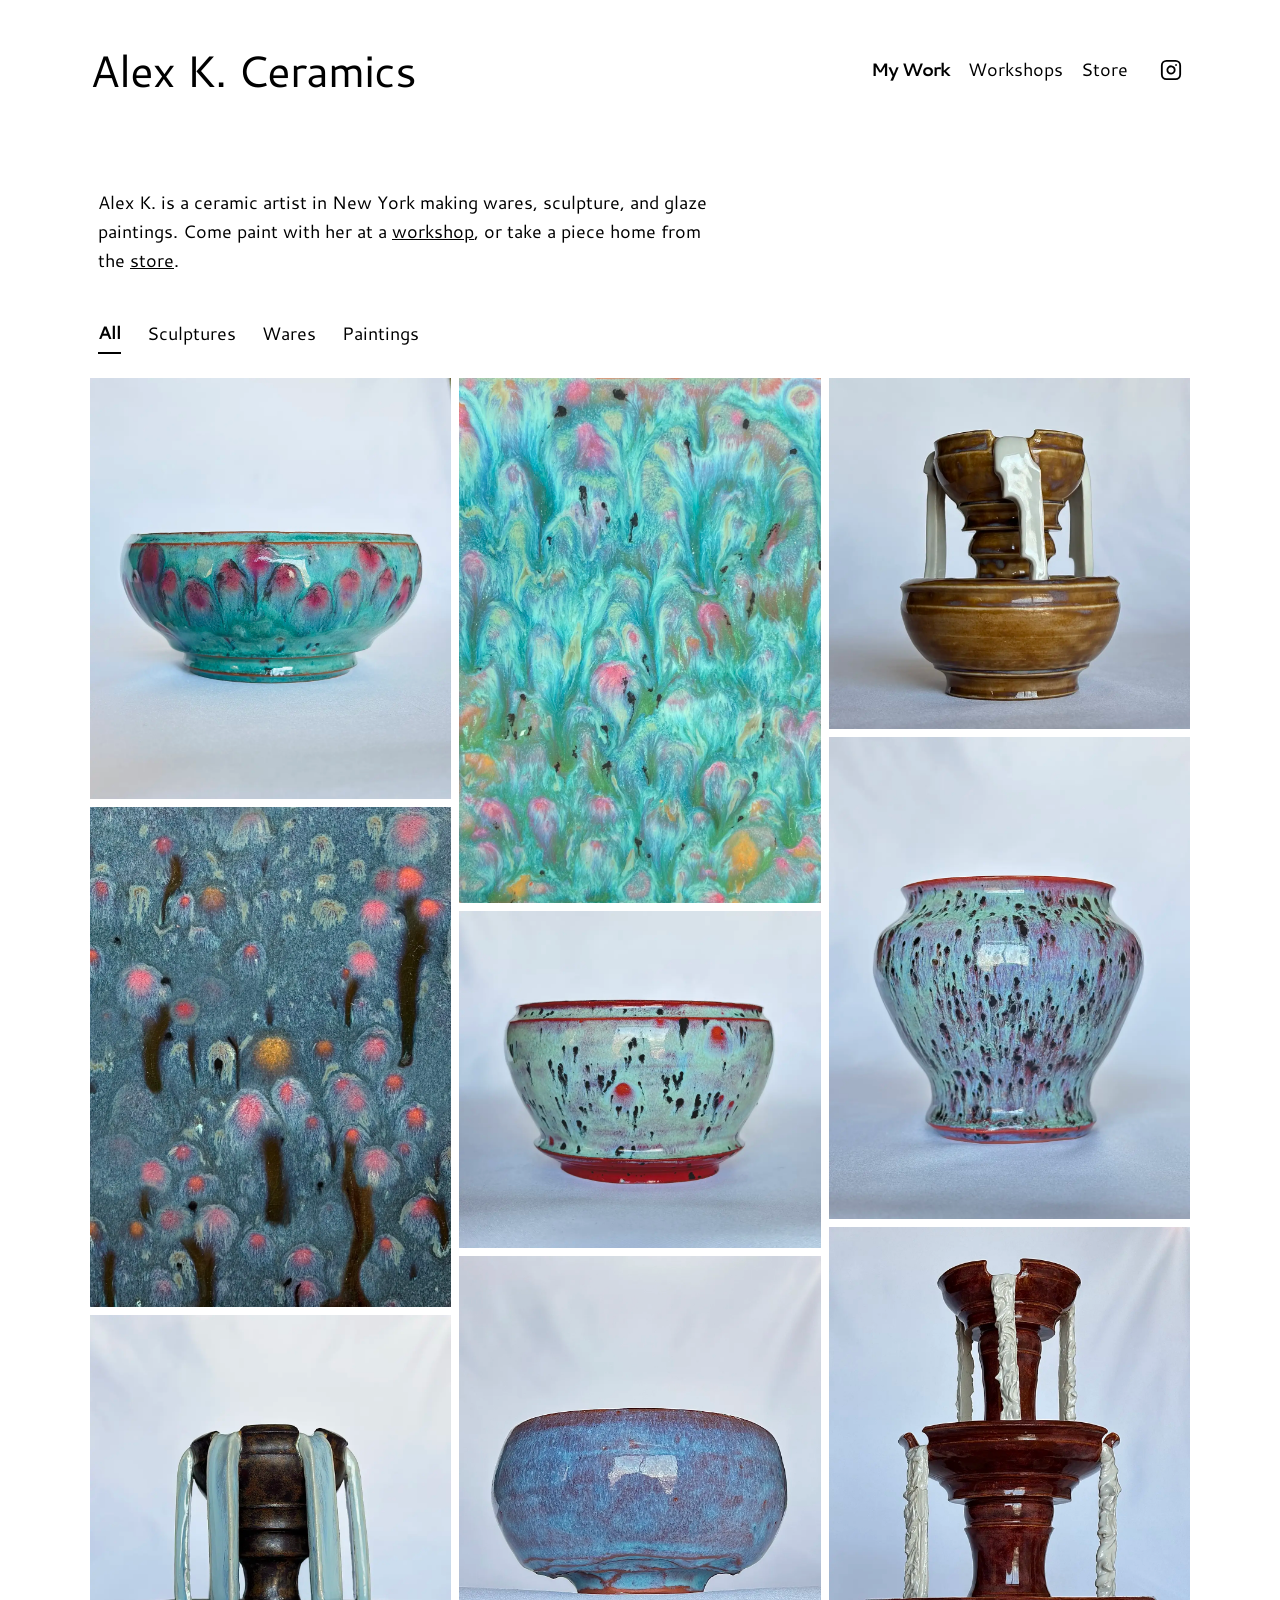
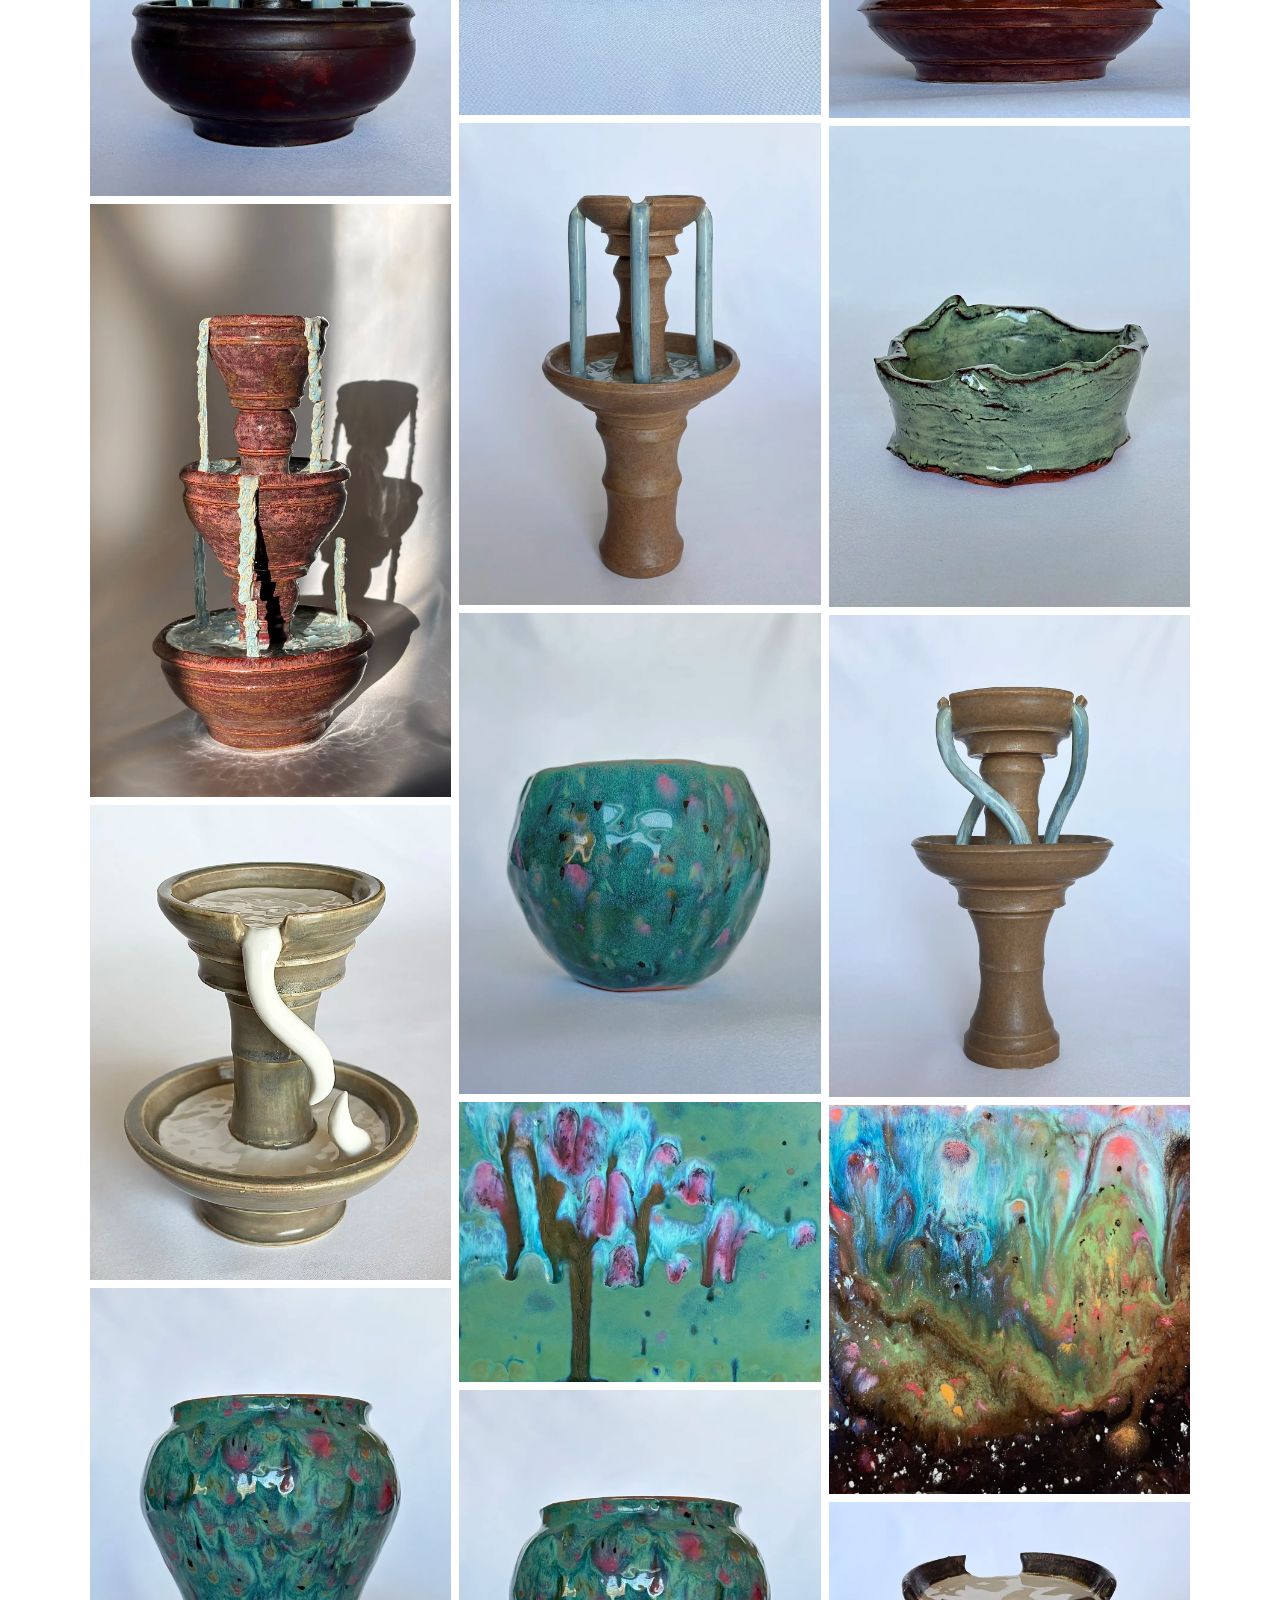
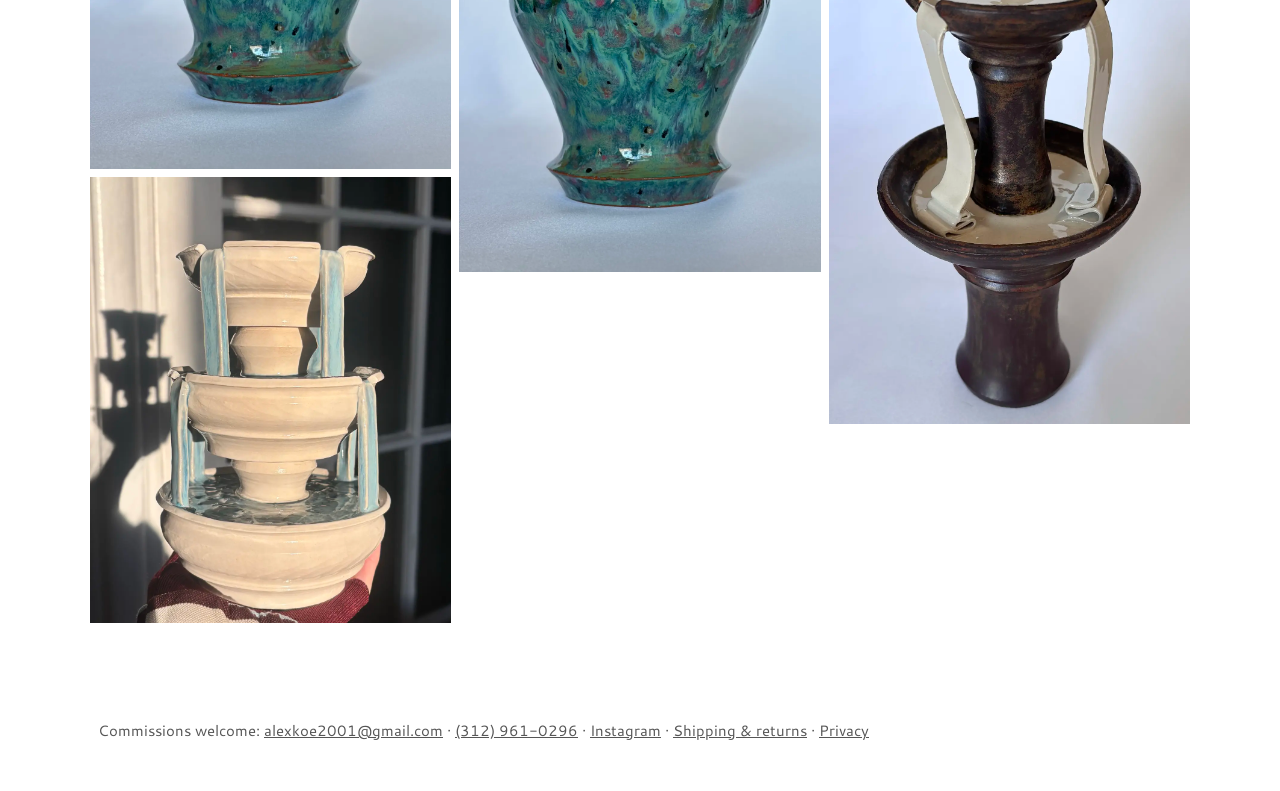
<file: index.html>
<!DOCTYPE html>
<html lang="en">
<head>
    <meta charset="UTF-8">
    <title>Alex K. Ceramics</title>
    <meta name="viewport" content="width=device-width, initial-scale=1">

    <!-- meta description & open graph tags -->
    <meta name="description" content="Alex K's Personal Work, a Ceramics Artist. This is a portfolio of her wares, sculptures, and paintings">
    <meta property="og:title" content="Alex K. Ceramics">
    <meta property="og:description" content="Handmade ceramic sculptures, wares, and paintings by Alex K.">
    <meta property="og:image" content="https://alexceramics.art/assets/display/Untitled_05.webp">
    <meta property="og:url" content="https://alexceramics.art/">

    <!-- Pinterest: proves we own this domain (Claim website) -->
    <meta name="p:domain_verify" content="e1c055dcf90e19e7355401f294409554">

    <link rel="icon" type="image/x-icon" href="/favicon.ico">
    <link rel="stylesheet" href="css/base.css">
    <link rel="stylesheet" href="css/work.css">
    <script src="js/work.js" defer></script>

    <!-- Google Fonts -->
    <link rel="preconnect" href="https://fonts.googleapis.com">
    <link rel="preconnect" href="https://fonts.gstatic.com" crossorigin>
    <link href="https://fonts.googleapis.com/css2?family=Cantarell:ital,wght@0,400;0,700;1,400;1,700&display=swap" rel="stylesheet">
</head>
<body>

    <!-- HEADER (same on every page; only the "active" link changes) -->
    <header>
        <h1><a href="index.html">Alex K. Ceramics</a></h1>

        <nav aria-label="Main Navigation">
            <div class="nav-links">
                <a class="nav-btn active" aria-current="page" href="index.html" data-text="My Work">My Work</a>
                <a class="nav-btn" href="workshops.html" data-text="Workshops">Workshops</a>
                <a class="nav-btn" href="store.html" data-text="Store">Store</a>
            </div>

            <a class="social-link"
               href="https://www.instagram.com/ceramics.alex"
               target="_blank"
               rel="noopener noreferrer"
               aria-label="Visit Alex's Instagram">
                <svg xmlns="http://www.w3.org/2000/svg" width="22" height="22" viewBox="0 0 24 24" fill="none" stroke="currentColor" stroke-width="2" stroke-linecap="round" stroke-linejoin="round">
                    <rect x="2" y="2" width="20" height="20" rx="5" ry="5"></rect>
                    <path d="M16 11.37A4 4 0 1 1 12.63 8 4 4 0 0 1 16 11.37z"></path>
                    <line x1="17.5" y1="6.5" x2="17.51" y2="6.5"></line>
                </svg>
            </a>
        </nav>
    </header>

    <!-- WORK: filterable image gallery -->
    <main class="work page">
        <p class="intro">Alex K. is a ceramic artist in New York making wares, sculpture, and glaze paintings. Come paint with her at a <a class="text-link" href="workshops.html">workshop</a>, or take a piece home from the <a class="text-link" href="store.html">store</a>.</p>

        <div class="controls">
            <button class="filter active" data-filter="all" data-text="All">All</button>
            <button class="filter" data-filter="sculpture" data-text="Sculptures">Sculptures</button>
            <button class="filter" data-filter="ware" data-text="Wares">Wares</button>
            <button class="filter" data-filter="painting" data-text="Paintings">Paintings</button>
        </div>

        <div class="images-container"></div>
    </main>

    <footer class="site-footer">
        <p>Commissions welcome: <a class="text-link" href="mailto:alexkoe2001@gmail.com">alexkoe2001@gmail.com</a> &middot; <a class="text-link" href="tel:+13129610296">(312) 961-0296</a> &middot; <a class="text-link" href="https://www.instagram.com/ceramics.alex" target="_blank" rel="noopener noreferrer">Instagram</a> &middot; <a class="text-link" href="policies.html#returns">Shipping &amp; returns</a> &middot; <a class="text-link" href="policies.html#privacy">Privacy</a></p>
    </footer>
</body>
</html>
</file>
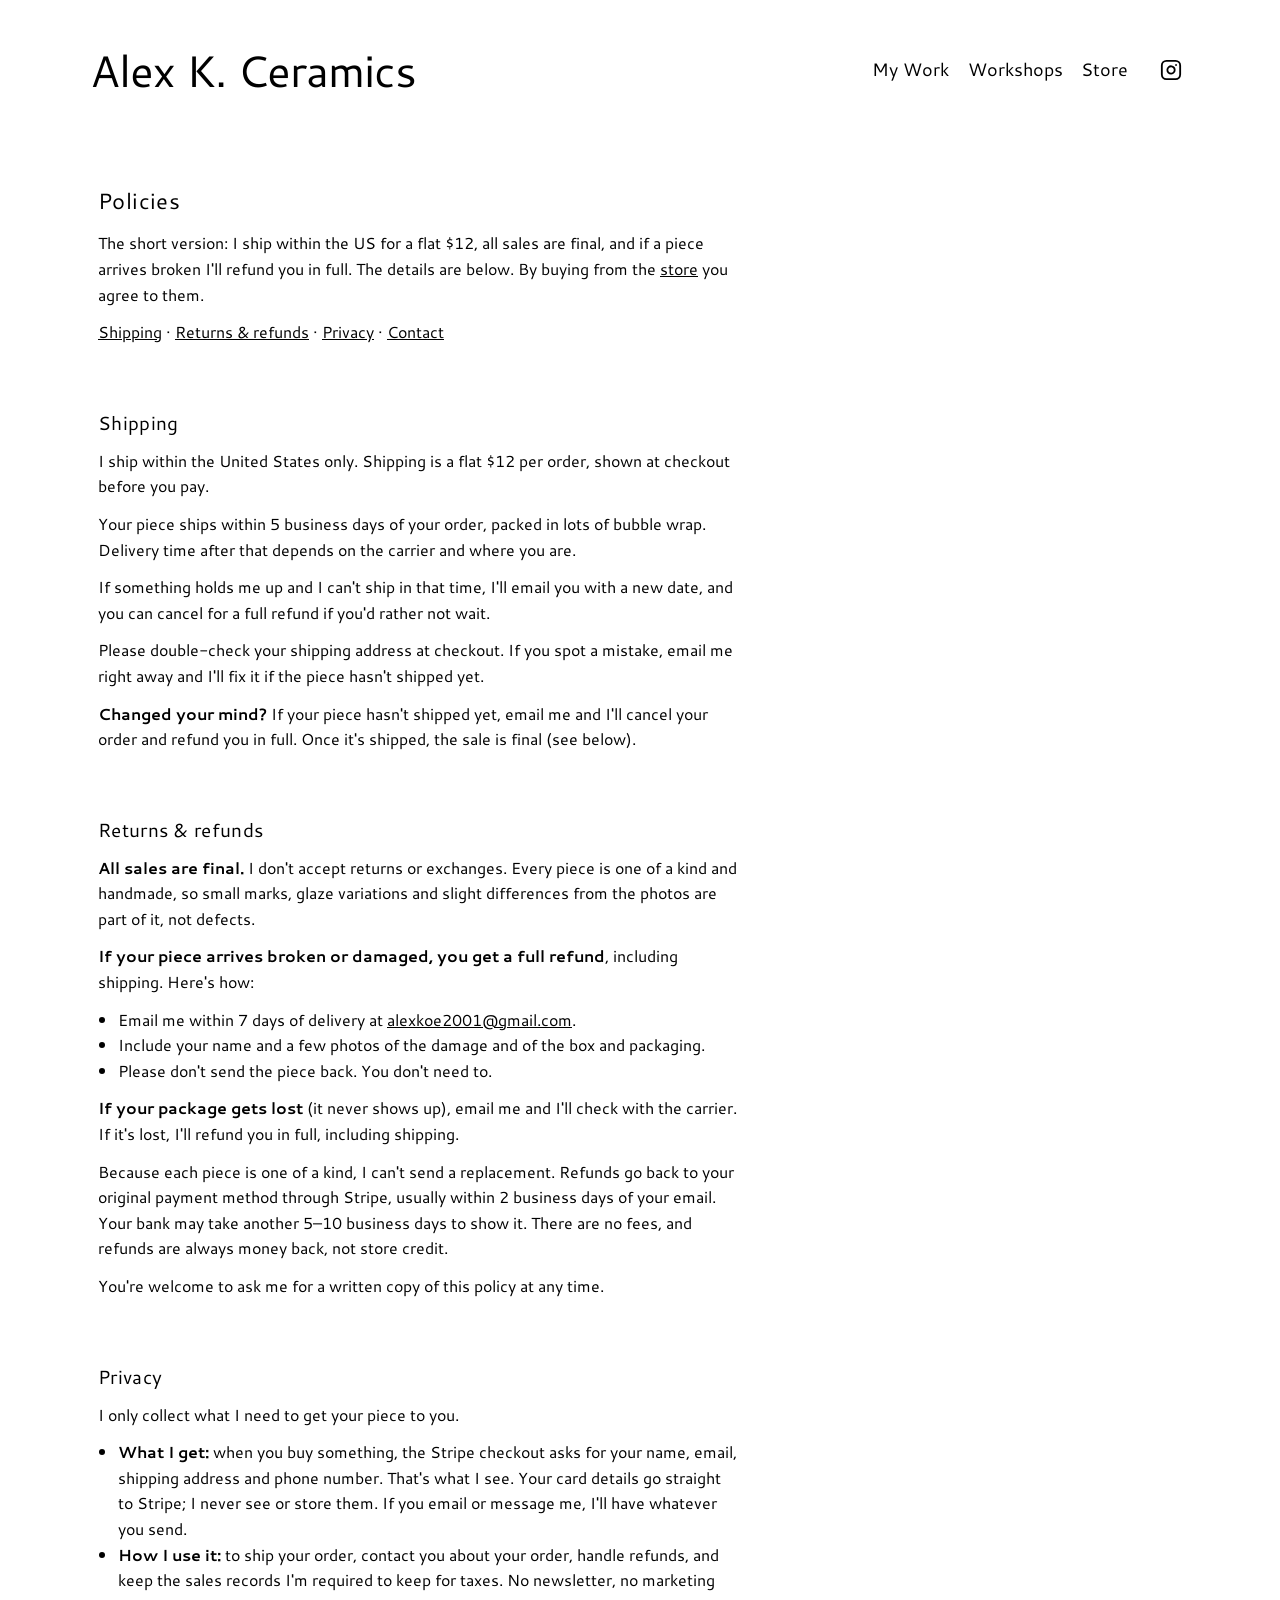
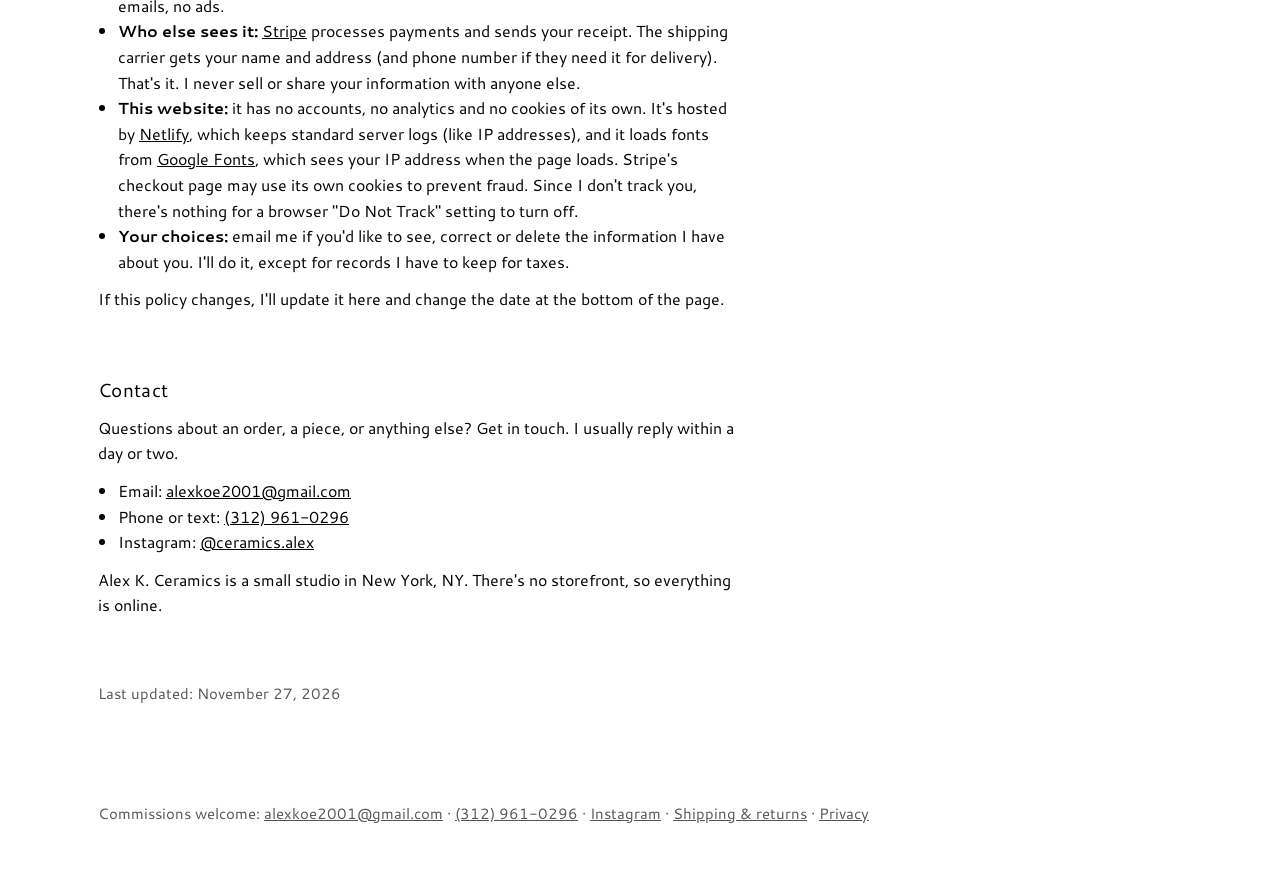
<file: policies.html>
<!DOCTYPE html>
<html lang="en">
<head>
    <meta charset="UTF-8">
    <title>Policies | Alex K. Ceramics</title>
    <meta name="viewport" content="width=device-width, initial-scale=1">

    <!-- meta description & open graph tags -->
    <meta name="description" content="Shipping, returns and refunds, privacy, and contact details for the Alex K. Ceramics store. Flat-rate US shipping; all sales final, full refund if a piece arrives broken.">
    <meta property="og:title" content="Policies | Alex K. Ceramics">
    <meta property="og:description" content="Shipping, returns and refunds, privacy, and contact details for the Alex K. Ceramics store.">
    <meta property="og:image" content="https://alexceramics.art/assets/display/Untitled_05.webp">
    <meta property="og:url" content="https://alexceramics.art/policies">

    <link rel="icon" type="image/x-icon" href="/favicon.ico">
    <link rel="stylesheet" href="css/base.css">
    <link rel="stylesheet" href="css/policies.css">

    <!-- Google Fonts -->
    <link rel="preconnect" href="https://fonts.googleapis.com">
    <link rel="preconnect" href="https://fonts.gstatic.com" crossorigin>
    <link href="https://fonts.googleapis.com/css2?family=Cantarell:ital,wght@0,400;0,700;1,400;1,700&display=swap" rel="stylesheet">
</head>
<body>

    <!-- HEADER (same on every page; only the "active" link changes) -->
    <header>
        <h1><a href="index.html">Alex K. Ceramics</a></h1>

        <nav aria-label="Main Navigation">
            <div class="nav-links">
                <a class="nav-btn" href="index.html" data-text="My Work">My Work</a>
                <a class="nav-btn" href="workshops.html" data-text="Workshops">Workshops</a>
                <a class="nav-btn" href="store.html" data-text="Store">Store</a>
            </div>

            <a class="social-link"
               href="https://www.instagram.com/ceramics.alex"
               target="_blank"
               rel="noopener noreferrer"
               aria-label="Visit Alex's Instagram">
                <svg xmlns="http://www.w3.org/2000/svg" width="22" height="22" viewBox="0 0 24 24" fill="none" stroke="currentColor" stroke-width="2" stroke-linecap="round" stroke-linejoin="round">
                    <rect x="2" y="2" width="20" height="20" rx="5" ry="5"></rect>
                    <path d="M16 11.37A4 4 0 1 1 12.63 8 4 4 0 0 1 16 11.37z"></path>
                    <line x1="17.5" y1="6.5" x2="17.51" y2="6.5"></line>
                </svg>
            </a>
        </nav>
    </header>

    <!-- POLICIES: store only. Footer links point at #shipping, #returns, #privacy, #contact -->
    <main class="policies page">
        <div class="policies-intro">
            <h2>Policies</h2>
            <p>The short version: I ship within the US for a flat $12, all sales are final, and if a piece arrives broken I'll refund you in full. The details are below. By buying from the <a class="text-link" href="store.html">store</a> you agree to them.</p>
            <p class="policies-toc">
                <a class="text-link" href="#shipping">Shipping</a> &middot;
                <a class="text-link" href="#returns">Returns &amp; refunds</a> &middot;
                <a class="text-link" href="#privacy">Privacy</a> &middot;
                <a class="text-link" href="#contact">Contact</a>
            </p>
        </div>

        <section id="shipping">
            <h3>Shipping</h3>
            <p>I ship within the United States only. Shipping is a flat $12 per order, shown at checkout before you pay.</p>
            <p>Your piece ships within 5 business days of your order, packed in lots of bubble wrap. Delivery time after that depends on the carrier and where you are.</p>
            <p>If something holds me up and I can't ship in that time, I'll email you with a new date, and you can cancel for a full refund if you'd rather not wait.</p>
            <p>Please double-check your shipping address at checkout. If you spot a mistake, email me right away and I'll fix it if the piece hasn't shipped yet.</p>
            <p><strong>Changed your mind?</strong> If your piece hasn't shipped yet, email me and I'll cancel your order and refund you in full. Once it's shipped, the sale is final (see below).</p>
        </section>

        <section id="returns">
            <h3>Returns &amp; refunds</h3>
            <p><strong>All sales are final.</strong> I don't accept returns or exchanges. Every piece is one of a kind and handmade, so small marks, glaze variations and slight differences from the photos are part of it, not defects.</p>
            <p><strong>If your piece arrives broken or damaged, you get a full refund</strong>, including shipping. Here's how:</p>
            <ul>
                <li>Email me within 7 days of delivery at <a class="text-link" href="mailto:alexkoe2001@gmail.com">alexkoe2001@gmail.com</a>.</li>
                <li>Include your name and a few photos of the damage and of the box and packaging.</li>
                <li>Please don't send the piece back. You don't need to.</li>
            </ul>
            <p><strong>If your package gets lost</strong> (it never shows up), email me and I'll check with the carrier. If it's lost, I'll refund you in full, including shipping.</p>
            <p>Because each piece is one of a kind, I can't send a replacement. Refunds go back to your original payment method through Stripe, usually within 2 business days of your email. Your bank may take another 5&ndash;10 business days to show it. There are no fees, and refunds are always money back, not store credit.</p>
            <p>You're welcome to ask me for a written copy of this policy at any time.</p>
        </section>

        <section id="privacy">
            <h3>Privacy</h3>
            <p>I only collect what I need to get your piece to you.</p>
            <ul>
                <li><strong>What I get:</strong> when you buy something, the Stripe checkout asks for your name, email, shipping address and phone number. That's what I see. Your card details go straight to Stripe; I never see or store them. If you email or message me, I'll have whatever you send.</li>
                <li><strong>How I use it:</strong> to ship your order, contact you about your order, handle refunds, and keep the sales records I'm required to keep for taxes. No newsletter, no marketing emails, no ads.</li>
                <li><strong>Who else sees it:</strong> <a class="text-link" href="https://stripe.com/privacy" target="_blank" rel="noopener noreferrer">Stripe</a> processes payments and sends your receipt. The shipping carrier gets your name and address (and phone number if they need it for delivery). That's it. I never sell or share your information with anyone else.</li>
                <li><strong>This website:</strong> it has no accounts, no analytics and no cookies of its own. It's hosted by <a class="text-link" href="https://www.netlify.com/privacy/" target="_blank" rel="noopener noreferrer">Netlify</a>, which keeps standard server logs (like IP addresses), and it loads fonts from <a class="text-link" href="https://policies.google.com/privacy" target="_blank" rel="noopener noreferrer">Google Fonts</a>, which sees your IP address when the page loads. Stripe's checkout page may use its own cookies to prevent fraud. Since I don't track you, there's nothing for a browser "Do Not Track" setting to turn off.</li>
                <li><strong>Your choices:</strong> email me if you'd like to see, correct or delete the information I have about you. I'll do it, except for records I have to keep for taxes.</li>
            </ul>
            <p>If this policy changes, I'll update it here and change the date at the bottom of the page.</p>
        </section>

        <section id="contact">
            <h3>Contact</h3>
            <p>Questions about an order, a piece, or anything else? Get in touch. I usually reply within a day or two.</p>
            <ul>
                <li>Email: <a class="text-link" href="mailto:alexkoe2001@gmail.com">alexkoe2001@gmail.com</a></li>
                <li>Phone or text: <a class="text-link" href="tel:+13129610296">(312) 961-0296</a></li>
                <li>Instagram: <a class="text-link" href="https://www.instagram.com/ceramics.alex" target="_blank" rel="noopener noreferrer">@ceramics.alex</a></li>
            </ul>
            <p>Alex K. Ceramics is a small studio in New York, NY. There's no storefront, so everything is online.</p>
        </section>

        <p class="policies-updated">Last updated: November 27, 2026</p>
    </main>

    <footer class="site-footer">
        <p>Commissions welcome: <a class="text-link" href="mailto:alexkoe2001@gmail.com">alexkoe2001@gmail.com</a> &middot; <a class="text-link" href="tel:+13129610296">(312) 961-0296</a> &middot; <a class="text-link" href="https://www.instagram.com/ceramics.alex" target="_blank" rel="noopener noreferrer">Instagram</a> &middot; <a class="text-link" href="policies.html#returns">Shipping &amp; returns</a> &middot; <a class="text-link" href="policies.html#privacy">Privacy</a></p>
    </footer>
</body>
</html>
</file>
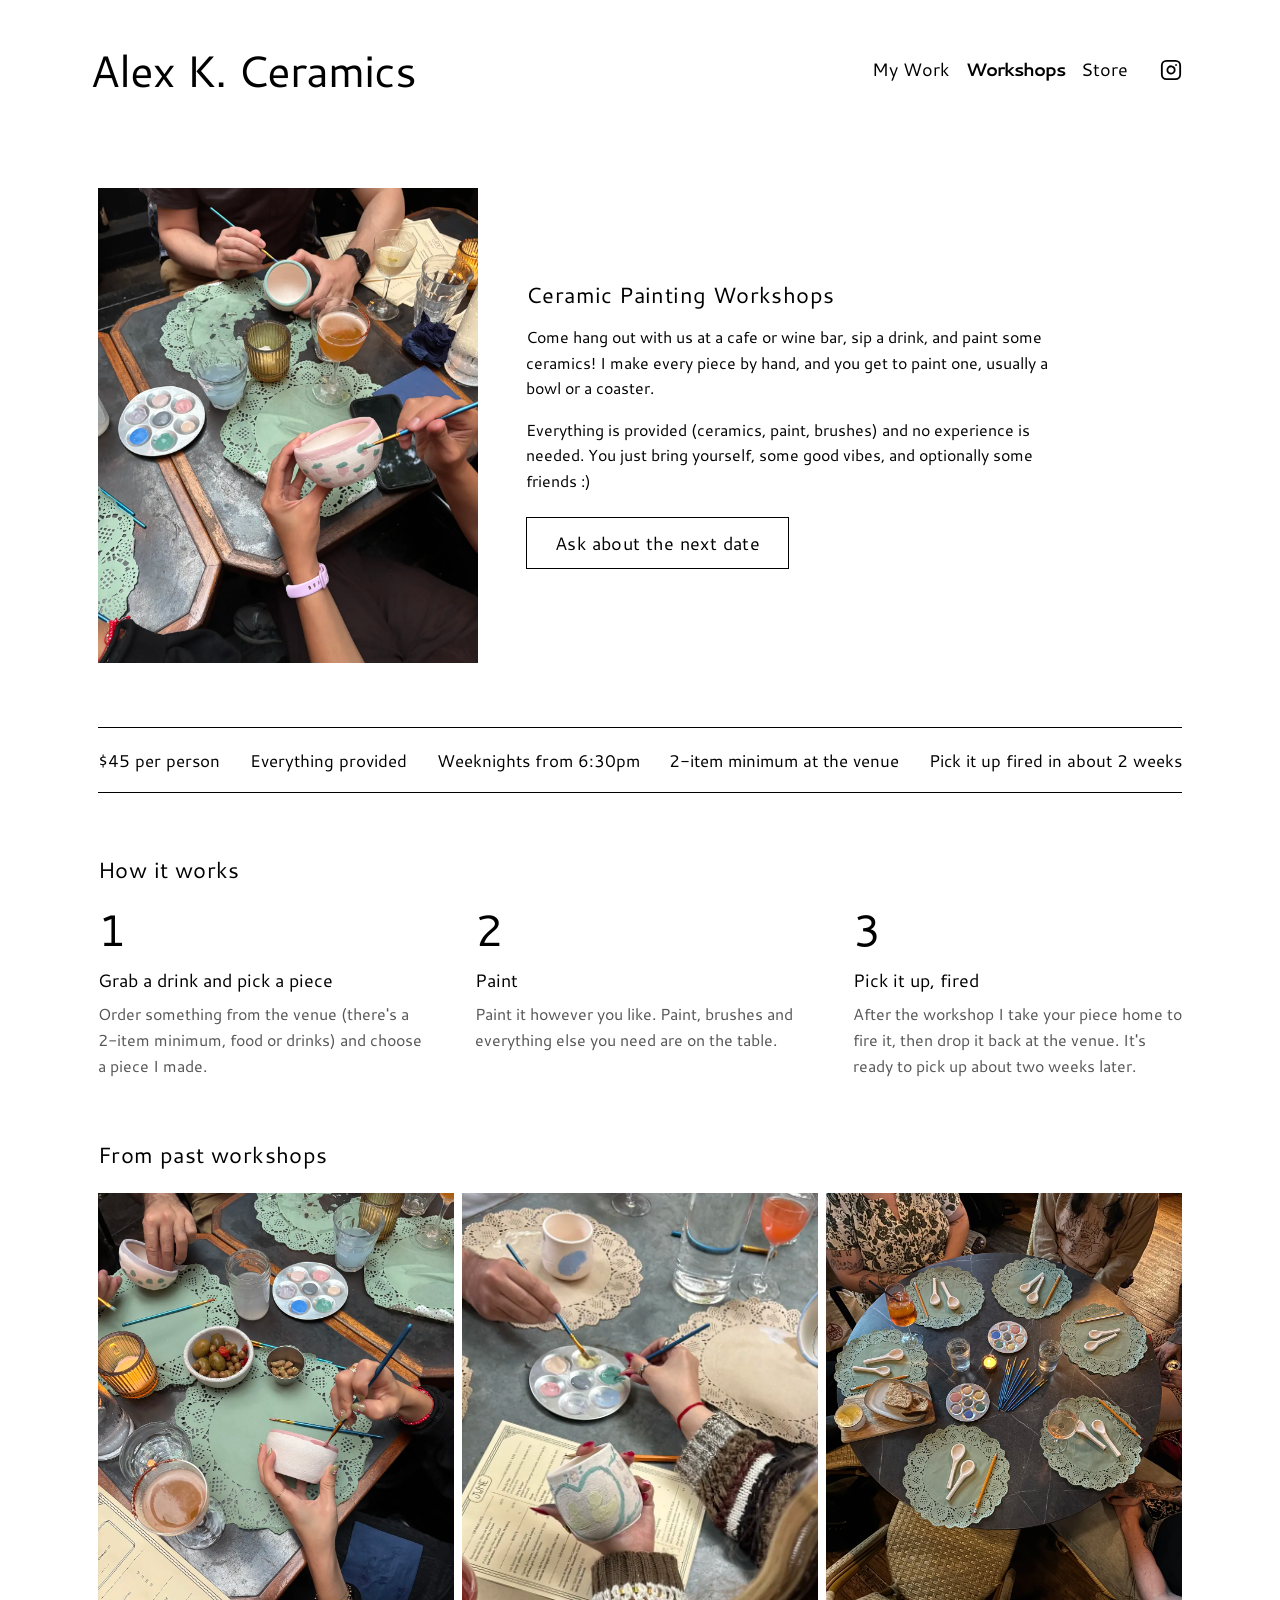
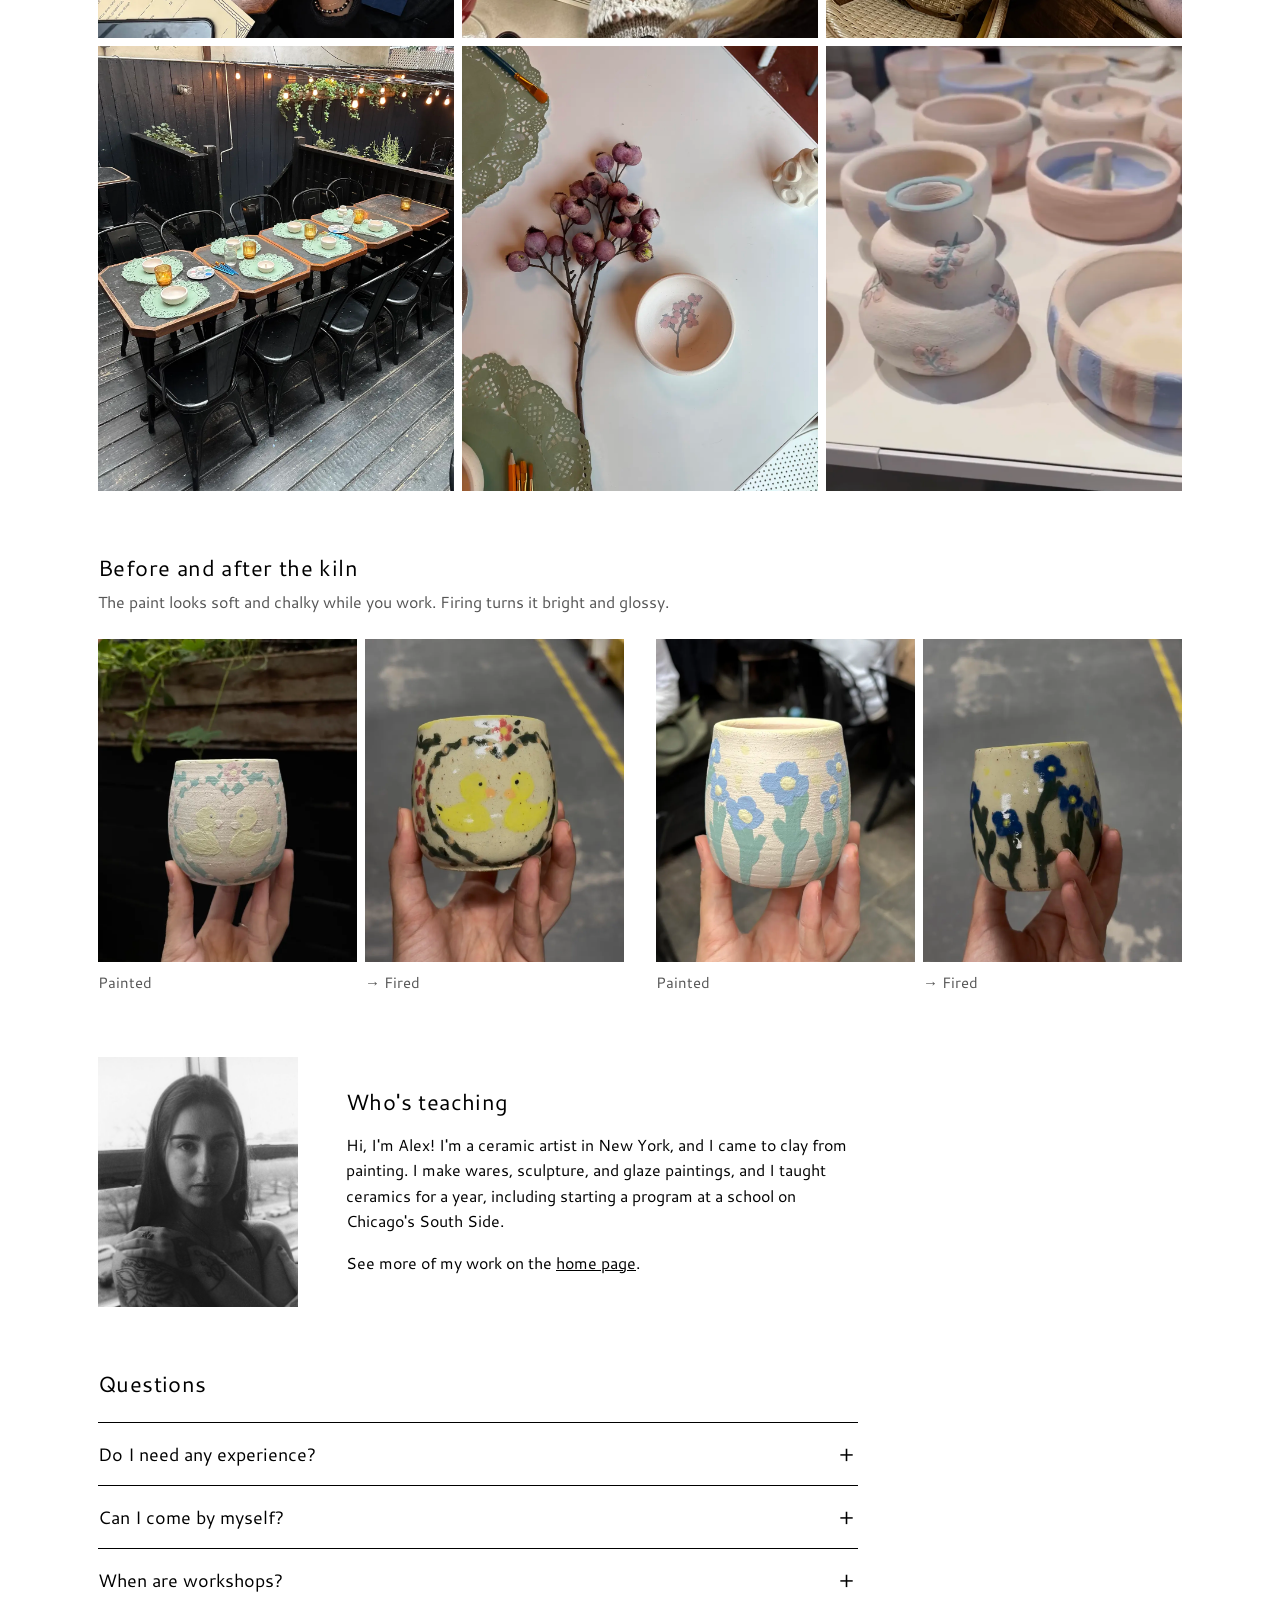
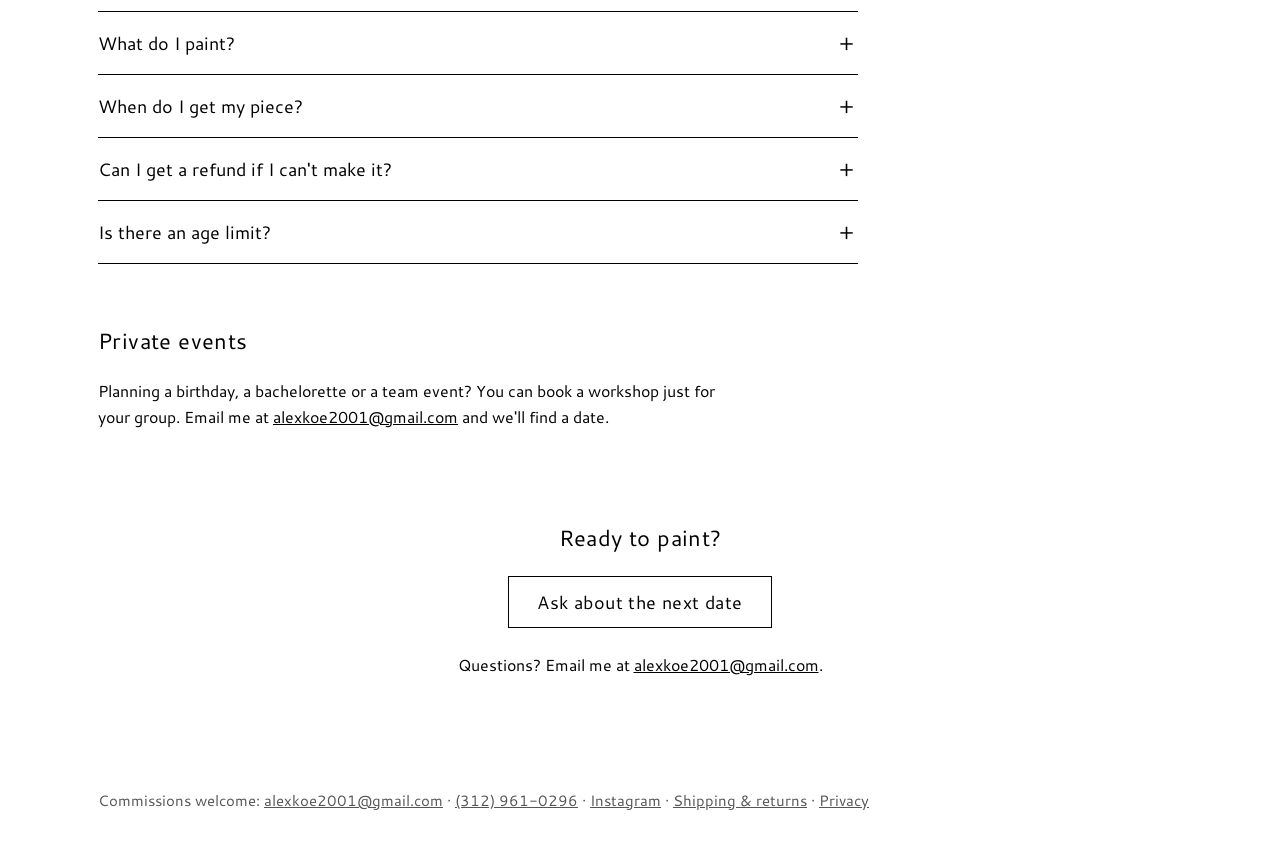
<file: workshops.html>
<!DOCTYPE html>
<html lang="en">
<head>
    <meta charset="UTF-8">
    <title>Workshops | Alex K. Ceramics</title>
    <meta name="viewport" content="width=device-width, initial-scale=1">

    <!-- meta description & open graph tags -->
    <meta name="description" content="Ceramic painting workshops with Alex K. at cafes and wine bars in New York. $45, everything provided, no experience needed. Paint a handmade piece and pick it up fired about two weeks later.">
    <meta property="og:title" content="Ceramic Painting Workshops with Alex K.">
    <meta property="og:description" content="Grab a drink, paint a handmade piece, pick it up fired two weeks later. No experience needed. Cafes and wine bars in New York.">
    <meta property="og:image" content="https://alexceramics.art/assets/workshops/painting-bowls.webp">
    <meta property="og:url" content="https://alexceramics.art/workshops">

    <link rel="icon" type="image/x-icon" href="/favicon.ico">
    <link rel="stylesheet" href="css/base.css">
    <link rel="stylesheet" href="css/workshops.css">

    <!-- Google Fonts -->
    <link rel="preconnect" href="https://fonts.googleapis.com">
    <link rel="preconnect" href="https://fonts.gstatic.com" crossorigin>
    <link href="https://fonts.googleapis.com/css2?family=Cantarell:ital,wght@0,400;0,700;1,400;1,700&display=swap" rel="stylesheet">
</head>
<body>

    <!-- HEADER (same on every page; only the "active" link changes) -->
    <header>
        <h1><a href="index.html">Alex K. Ceramics</a></h1>

        <nav aria-label="Main Navigation">
            <div class="nav-links">
                <a class="nav-btn" href="index.html" data-text="My Work">My Work</a>
                <a class="nav-btn active" aria-current="page" href="workshops.html" data-text="Workshops">Workshops</a>
                <a class="nav-btn" href="store.html" data-text="Store">Store</a>
            </div>

            <a class="social-link"
               href="https://www.instagram.com/ceramics.alex"
               target="_blank"
               rel="noopener noreferrer"
               aria-label="Visit Alex's Instagram">
                <svg xmlns="http://www.w3.org/2000/svg" width="22" height="22" viewBox="0 0 24 24" fill="none" stroke="currentColor" stroke-width="2" stroke-linecap="round" stroke-linejoin="round">
                    <rect x="2" y="2" width="20" height="20" rx="5" ry="5"></rect>
                    <path d="M16 11.37A4 4 0 1 1 12.63 8 4 4 0 0 1 16 11.37z"></path>
                    <line x1="17.5" y1="6.5" x2="17.51" y2="6.5"></line>
                </svg>
            </a>
        </nav>
    </header>

    <!-- WORKSHOPS
         The wording lives in drafts/workshops-page-copy.md. Edit it there first.
         Before launch: search this file for "TODO(owner)". -->
    <main class="workshops page">

        <!-- INTRO -->
        <section class="workshops-intro" aria-labelledby="workshops-title">
            <img class="workshops-hero" src="assets/workshops/painting-bowls.webp" alt="Guests painting pink and green dots onto small bowls at a bar table, with drinks, lace placemats and a paint palette">
            <div class="workshops-text">
                <h2 id="workshops-title">Ceramic Painting Workshops</h2>
                <p>Come hang out with us at a cafe or wine bar, sip a drink, and paint some ceramics! I make every piece by hand, and you get to paint one, usually a bowl or a coaster.</p>
                <p>Everything is provided (ceramics, paint, brushes) and no experience is needed. You just bring yourself, some good vibes, and optionally some friends :)</p>
                <!-- TODO(owner): once a Luma event exists, point this at it and change the text back to "Book a spot" -->
                <a class="book-btn" href="mailto:alexkoe2001@gmail.com?subject=Ceramic%20painting%20workshop">Ask about the next date</a>
            </div>
        </section>

        <!-- QUICK FACTS -->
        <section aria-label="Quick facts">
            <ul class="quick-facts">
                <li>$45 per person</li>
                <li>Everything provided</li>
                <li>Weeknights from 6:30pm</li>
                <li>2-item minimum at the venue</li>
                <li>Pick it up fired in about 2 weeks</li>
            </ul>
        </section>

        <!-- HOW IT WORKS -->
        <section class="workshops-section" aria-labelledby="how-title">
            <h2 id="how-title">How it works</h2>
            <ol class="steps">
                <li>
                    <h3>Grab a drink and pick a piece</h3>
                    <p>Order something from the venue (there's a 2-item minimum, food or drinks) and choose a piece I made.</p>
                </li>
                <li>
                    <h3>Paint</h3>
                    <p>Paint it however you like. Paint, brushes and everything else you need are on the table.</p>
                </li>
                <li>
                    <h3>Pick it up, fired</h3>
                    <p>After the workshop I take your piece home to fire it, then drop it back at the venue. It's ready to pick up about two weeks later.</p>
                </li>
            </ol>
        </section>

        <!-- GALLERY
             To add a photo: drop a WebP into assets/workshops/ and add one <img> line below.
             Keep people shots first, finished pieces after. Always write an alt text. -->
        <section class="workshops-section" aria-labelledby="gallery-title">
            <h2 id="gallery-title">From past workshops</h2>
            <div class="workshops-gallery">
                <img src="assets/workshops/painting-table.webp" alt="Guests painting small bowls at a bar table with drinks, olives and a paint palette" loading="lazy">
                <img src="assets/workshops/heart-cup.webp" alt="Guests painting cups and bowls; one holds a cup with a heart design" loading="lazy">
                <img src="assets/workshops/round-table.webp" alt="A round table set for a workshop: lace placemats, handmade spoons, brushes and paint palettes" loading="lazy">
                <img src="assets/workshops/patio-setup.webp" alt="A row of tables on a back patio under string lights, set with bowls, placemats and candles" loading="lazy">
                <img src="assets/workshops/blossom-bowl.webp" alt="A small bowl painted with a pink blossom branch, next to a real branch of berries" loading="lazy">
                <img src="assets/workshops/painted-pieces.webp" alt="A table of freshly painted bowls and vases in soft pastel colors" loading="lazy">
            </div>
        </section>

        <!-- BEFORE / AFTER
             Paint looks pale and chalky until it's fired, so show both.
             To add a pair: copy one <figure class="pair"> block. -->
        <section class="workshops-section" aria-labelledby="fired-title">
            <div class="section-head">
                <h2 id="fired-title">Before and after the kiln</h2>
                <p>The paint looks soft and chalky while you work. Firing turns it bright and glossy.</p>
            </div>
            <div class="before-after">
                <figure class="pair">
                    <div class="pair-images">
                        <img src="assets/workshops/ducks-before.webp" alt="A cup painted with two ducks and a heart wreath, pale and matte before firing" loading="lazy">
                        <img src="assets/workshops/ducks-after.webp" alt="The same duck cup after firing, with bright yellow ducks and a glossy finish" loading="lazy">
                    </div>
                    <figcaption><span>Painted</span><span>Fired</span></figcaption>
                </figure>
                <figure class="pair">
                    <div class="pair-images">
                        <img src="assets/workshops/flowers-before.webp" alt="A cup painted with light blue flowers, pale and matte before firing" loading="lazy">
                        <img src="assets/workshops/flowers-after.webp" alt="The same flower cup after firing, with deep blue flowers and a glossy finish" loading="lazy">
                    </div>
                    <figcaption><span>Painted</span><span>Fired</span></figcaption>
                </figure>
            </div>
        </section>

        <!-- WHO'S TEACHING -->
        <section class="teacher" aria-labelledby="teacher-title">
            <img class="teacher-photo" src="assets/alex.jpg" alt="Portrait of ceramic artist Alex K." loading="lazy">
            <div class="teacher-text">
                <h2 id="teacher-title">Who's teaching</h2>
                <p>Hi, I'm Alex! I'm a ceramic artist in New York, and I came to clay from painting. I make wares, sculpture, and glaze paintings, and I taught ceramics for a year, including starting a program at a school on Chicago's South Side.</p>
                <p>See more of my work on the <a class="text-link" href="index.html">home page</a>.</p>
            </div>
        </section>

        <!-- FAQ -->
        <section class="workshops-section" aria-labelledby="faq-title">
            <h2 id="faq-title">Questions</h2>
            <div class="faq">
                <details>
                    <summary>Do I need any experience?</summary>
                    <p>Nope, none at all! Everything is provided.</p>
                </details>
                <details>
                    <summary>Can I come by myself?</summary>
                    <p>Yes! Come solo or bring your friends. Either way works.</p>
                </details>
                <details>
                    <summary>When are workshops?</summary>
                    <p>Weeknights, starting between 6:30 and 7pm, and some weekends too.</p>
                </details>
                <details>
                    <summary>What do I paint?</summary>
                    <p>A piece I made by hand, usually a bowl or a coaster.</p>
                </details>
                <details>
                    <summary>When do I get my piece?</summary>
                    <p>I take everything home to be fired and bring it back to the same venue about two weeks later. You pick yours up there.</p>
                </details>
                <details>
                    <summary>Can I get a refund if I can't make it?</summary>
                    <!-- TODO(owner): refund policy -->
                    <p>Email me at <a class="text-link" href="mailto:alexkoe2001@gmail.com">alexkoe2001@gmail.com</a> and I'll get back to you.</p>
                </details>
                <details>
                    <summary>Is there an age limit?</summary>
                    <!-- TODO(owner): age limit -->
                    <p>Email me at <a class="text-link" href="mailto:alexkoe2001@gmail.com">alexkoe2001@gmail.com</a> and I'll get back to you.</p>
                </details>
            </div>
        </section>

        <!-- PRIVATE EVENTS -->
        <section class="workshops-section narrow" aria-labelledby="private-title">
            <h2 id="private-title">Private events</h2>
            <p>Planning a birthday, a bachelorette or a team event? You can book a workshop just for your group. Email me at <a class="text-link" href="mailto:alexkoe2001@gmail.com">alexkoe2001@gmail.com</a> and we'll find a date.</p>
        </section>

        <!-- TODO(owner): guest quotes. Uncomment once you have 3-5 real quotes
             (first name + their OK to use). Styles are already in css/workshops.css.
        <section class="workshops-section" aria-labelledby="quotes-title">
            <h2 id="quotes-title">What people say</h2>
            <div class="quotes">
                <figure>
                    <blockquote><p>Quote goes here.</p></blockquote>
                    <figcaption>First name</figcaption>
                </figure>
            </div>
        </section>
        -->

        <!-- CLOSING -->
        <section class="workshops-closing" aria-labelledby="closing-title">
            <h2 id="closing-title">Ready to paint?</h2>
            <!-- TODO(owner): Luma event URL (same as the top button) -->
            <a class="book-btn" href="mailto:alexkoe2001@gmail.com?subject=Ceramic%20painting%20workshop">Ask about the next date</a>
            <p>Questions? Email me at <a class="text-link" href="mailto:alexkoe2001@gmail.com">alexkoe2001@gmail.com</a>.</p>
        </section>
    </main>

    <footer class="site-footer">
        <p>Commissions welcome: <a class="text-link" href="mailto:alexkoe2001@gmail.com">alexkoe2001@gmail.com</a> &middot; <a class="text-link" href="tel:+13129610296">(312) 961-0296</a> &middot; <a class="text-link" href="https://www.instagram.com/ceramics.alex" target="_blank" rel="noopener noreferrer">Instagram</a> &middot; <a class="text-link" href="policies.html#returns">Shipping &amp; returns</a> &middot; <a class="text-link" href="policies.html#privacy">Privacy</a></p>
    </footer>
</body>
</html>
</file>
<file: css/base.css>
/* ==========================================================================
   SHARED STYLES — loaded on every page.
   Page-specific styles live in css/<page>.css. Only edit this file for
   things that genuinely affect every page (header, nav, type, footer).
   ========================================================================== */

:root {
    --accent: #D06677;
    --text-muted: #555;
    --page-gap: 64px;
}

body {
    background-color: white;
    font-family: "Cantarell", sans-serif;
    max-width: 1100px;
    margin: 0px auto;
    padding: 0px 20px;
}

button {
    all: unset;
    cursor: pointer;
}

h1 {
    margin: 0px;
    font-size: 2.75em;
    font-weight: normal;
    line-height: 1;
    letter-spacing: -1px;
    width: max-content;
}

h1 a {
    color: inherit;
    text-decoration: none;
}

h2 {
    margin: 0px;
    font-size: 22px;
    font-weight: normal;
    line-height: 1.2;
    letter-spacing: 0.4px;
}

p {
    line-height: 1.6;
}

/* Text links inside page copy */
.text-link {
    color: black;
}
.text-link:hover {
    color: var(--accent);
}

/* Every page's <main> */
.page {
    margin: 0px 8px;
    display: flex;
    flex-direction: column;
    gap: var(--page-gap);
}

/* HEADER */

header {
    margin: 48px auto 96px auto;
    display: flex;
    flex-direction: row;
    align-items: center;
    justify-content: space-between;
}

nav {
    display: flex;
    gap: 32px;
    align-items: center;
}

.nav-links {
    display: flex;
    gap: 16px;
}

.nav-btn {
    font-size: 18px;
    color: black;
    text-decoration: none;
}

.social-link {
    display: flex;
    color: black;
    margin-right: 8px;
}
.social-link:hover {
    color: var(--accent);
}

/* BOLD-ON-HOVER WITHOUT LAYOUT SHIFT
   Used by nav links and gallery filters. ::before reserves the bold width. */

.filter,
.nav-btn {
    display: block;
    width: max-content;
    line-height: 1.2;
    text-align: center;
}

.filter:before,
.nav-btn:before {
    content: attr(data-text);
    display: block;
    font-weight: 900;
    letter-spacing: -1px;
    height: 0;
    visibility: hidden;
    overflow: hidden;
}

.filter:hover,
.nav-btn:hover {
    font-weight: 900;
    letter-spacing: -1px;
    color: var(--accent);
}

.filter.active,
.nav-btn.active {
    font-weight: 900;
    letter-spacing: -1px;
    color: black;
}

/* FOOTER */

.site-footer {
    margin: 96px 8px 48px 8px;
    color: var(--text-muted);
    font-size: 15px;
}
.site-footer p {
    margin: 0;
}
.site-footer .text-link {
    color: var(--text-muted);
}
.site-footer .text-link:hover {
    color: var(--accent);
}

/* Utility: !important so it beats page CSS that sets display (e.g. .gallery-item) */
.hide {
    display: none !important;
}

@media (max-width: 750px) {
    body {
        padding: 0 8px;
    }

    /* Phones: a hairline under the nav so the page's first heading
       doesn't read as a 4th nav link. */
    header {
        margin: 48px 8px 40px 8px;
        padding-bottom: 28px;
        border-bottom: 1px solid black;
        flex-direction: column;
        align-items: flex-start;
        justify-content: space-between;
    }
    h1 {
        font-size: 2.25em;
    }

    nav {
        margin: 36px 0 0 0;
    }
    .social-link {
        display: none;
    }
    .nav-links {
        flex-direction: column;
    }

    .page {
        margin: 0px 8px;
        gap: 48px;
    }
}
</file>
<file: css/work.css>
/* WORK PAGE (index.html) — filterable image gallery */

.work.page {
    margin: 0px;
    gap: 0px;
}

.intro {
    margin: 0 8px 24px 8px;
    max-width: 620px;
    font-size: 18px;
}

.controls {
    margin: 24px 8px;
    font-size: 18px;
    display: flex;
    flex-direction: row;
    gap: 24px;
}

.filter {
    padding-bottom: 8px;
}

.filter.active {
    border-bottom: 2px solid black;
}

.images-container {
    column-count: 3;
    column-gap: 8px;
}

.gallery-item {
    width: 100%;
    height: auto;
    display: block;
    margin-bottom: 8px;
}

@media (max-width: 750px) {
    .work.page { margin: 0px 8px; }

    .intro {
        margin: 0 0 32px 6px;
        font-size: 17px;
    }

    .images-container { column-count: 1; }

    .controls {
        width: 100%;
        justify-content: left;
        margin: 0 0 16px 6px;
        gap: 16px;
    }

    .filter {
        text-align: left;
        font-size: 16px;
        line-height: 1.3;
    }
    .filter::before { all: unset; }
}
</file>
<file: css/policies.css>
/* POLICIES PAGE: shipping, returns & refunds, privacy, contact */

.policies {
    max-width: 640px;
}

.policies-intro p {
    margin-bottom: 0;
}

.policies-toc {
    margin: 12px 0 0 0;
}

.policies section h3 {
    margin: 0;
    font-size: 19px;
    font-weight: normal;
    letter-spacing: 0.3px;
}

.policies section p,
.policies section ul {
    margin: 12px 0 0 0;
}

.policies section ul {
    padding-left: 20px;
    line-height: 1.6;
}

/* Footer links jump to #shipping etc.; leave a little room above the heading */
.policies section {
    scroll-margin-top: 24px;
}

.policies-updated {
    margin: 0;
    color: var(--text-muted);
    font-size: 15px;
}
</file>
<file: css/workshops.css>
/* WORKSHOPS PAGE */

/* INTRO: photo + text side by side (same pattern as the About page) */

.workshops-intro {
    display: flex;
    flex-direction: row;
    align-items: center;
    gap: 48px;
}

.workshops-hero {
    width: 380px;
    flex-shrink: 0;
    aspect-ratio: 4 / 5;
    object-fit: cover;
    display: block;
}

.workshops-text {
    display: flex;
    flex-direction: column;
    align-items: flex-start;
    gap: 16px;
    max-width: 560px;
}

.workshops-text p {
    margin: 0;
}

/* "Book a spot": thin outlined box (the design-v1 version) */

.book-btn {
    display: inline-block;
    margin-top: 8px;
    padding: 12px 28px;
    border: 1px solid black;
    color: black;
    text-decoration: none;
    font-size: 18px;
    letter-spacing: 0.4px;
}
.book-btn:hover,
.book-btn:focus-visible {
    color: var(--accent);
    border-color: var(--accent);
}

/* QUICK FACTS: one row between two hairlines */

.quick-facts {
    list-style: none;
    margin: 0;
    padding: 20px 0;
    border-top: 1px solid black;
    border-bottom: 1px solid black;
    display: flex;
    flex-wrap: wrap;
    justify-content: space-between;
    gap: 8px 24px;
    font-size: 17px;
}

/* SHARED SECTION LAYOUT: heading + content */

.workshops-section {
    display: flex;
    flex-direction: column;
    gap: 24px;
}

.workshops-section p {
    margin: 0;
}

.narrow {
    max-width: 640px;
}

/* HOW IT WORKS: 3 numbered steps */

.steps {
    list-style: none;
    margin: 0;
    padding: 0;
    display: grid;
    grid-template-columns: repeat(3, 1fr);
    gap: 48px;
    counter-reset: step;
}

.steps li {
    counter-increment: step;
    display: flex;
    flex-direction: column;
    gap: 8px;
}

.steps li::before {
    content: counter(step);
    font-size: 2.75em;
    line-height: 1;
    letter-spacing: -1px;
}

.steps h3 {
    margin: 8px 0 0 0;
    font-size: 18px;
    font-weight: normal;
}

.steps p {
    color: var(--text-muted);
}

/* GALLERY: add an <img> and it joins the grid */

.workshops-gallery {
    display: grid;
    grid-template-columns: repeat(3, 1fr);
    gap: 8px;
}

.workshops-gallery img {
    width: 100%;
    aspect-ratio: 4 / 5;
    object-fit: cover;
    display: block;
}

/* BEFORE / AFTER: pairs of photos, "Painted" / "Fired" under each */

.section-head {
    display: flex;
    flex-direction: column;
    gap: 8px;
    max-width: 640px;
}
.section-head p {
    color: var(--text-muted);
}

.before-after {
    display: grid;
    grid-template-columns: repeat(2, 1fr);
    gap: 32px;
}

.pair {
    margin: 0;
    display: flex;
    flex-direction: column;
    gap: 10px;
}

.pair-images,
.pair figcaption {
    display: grid;
    grid-template-columns: 1fr 1fr;
    gap: 8px;
}

.pair img {
    width: 100%;
    aspect-ratio: 4 / 5;
    object-fit: cover;
    display: block;
}

.pair figcaption {
    font-size: 15px;
    color: var(--text-muted);
}
.pair figcaption span + span::before {
    content: "\2192\00a0"; /* → before "Fired" */
}

/* WHO'S TEACHING: small portrait + short bio */

.teacher {
    display: flex;
    flex-direction: row;
    align-items: center;
    gap: 48px;
    max-width: 760px;
}

.teacher-photo {
    width: 200px;
    aspect-ratio: 4 / 5;
    object-fit: cover;
    flex-shrink: 0;
    display: block;
}

.teacher-text {
    display: flex;
    flex-direction: column;
    gap: 16px;
}

.teacher-text p {
    margin: 0;
}

/* FAQ: native <details>, a hairline between questions */

.faq {
    max-width: 760px;
    border-top: 1px solid black;
}

.faq details {
    border-bottom: 1px solid black;
}

.faq summary {
    list-style: none;
    cursor: pointer;
    padding: 18px 40px 18px 0;
    position: relative;
    font-size: 18px;
}
.faq summary::-webkit-details-marker {
    display: none;
}
.faq summary::after {
    content: "+";
    position: absolute;
    right: 4px;
    top: 50%;
    transform: translateY(-50%);
    font-size: 22px;
    line-height: 1;
}
.faq details[open] summary::after {
    content: "\2212";
}
.faq summary:hover {
    color: var(--accent);
}

.faq details p {
    margin: 0;
    padding: 0 40px 20px 0;
    color: var(--text-muted);
}

/* QUOTES (for later, see the commented-out section in workshops.html) */

.quotes {
    display: grid;
    grid-template-columns: repeat(3, 1fr);
    gap: 48px;
}

.quotes figure {
    margin: 0;
    display: flex;
    flex-direction: column;
    gap: 12px;
}

.quotes blockquote {
    margin: 0;
    font-size: 18px;
}

.quotes figcaption {
    color: var(--text-muted);
}

/* CLOSING */

.workshops-closing {
    display: flex;
    flex-direction: column;
    align-items: center;
    gap: 16px;
    text-align: center;
    padding: 32px 0 16px 0;
}

.workshops-closing p {
    margin: 8px 0 0 0;
}

@media (max-width: 750px) {
    .workshops-intro {
        flex-direction: column;
        align-items: flex-start;
        gap: 24px;
    }
    /* Phones: text first, then a shorter landscape crop of the photo,
       so the page doesn't open with one huge image. */
    .workshops-text {
        order: -1;
    }
    .workshops-hero {
        width: 100%;
        aspect-ratio: 4 / 3;
        object-position: 50% 30%; /* keep Alex + guests' heads in frame */
    }

    .teacher {
        flex-direction: column;
        align-items: flex-start;
        gap: 24px;
    }
    .teacher-photo {
        width: 160px;
    }

    .quick-facts {
        flex-direction: column;
        align-items: flex-start;
        gap: 10px;
        padding: 16px 0;
    }

    .steps,
    .quotes {
        grid-template-columns: 1fr;
        gap: 32px;
    }
    .steps li::before {
        font-size: 2.25em;
    }

    .workshops-gallery {
        grid-template-columns: repeat(2, 1fr);
    }

    .before-after {
        grid-template-columns: 1fr;
        gap: 24px;
    }

    .faq summary {
        font-size: 17px;
    }
}
</file>
